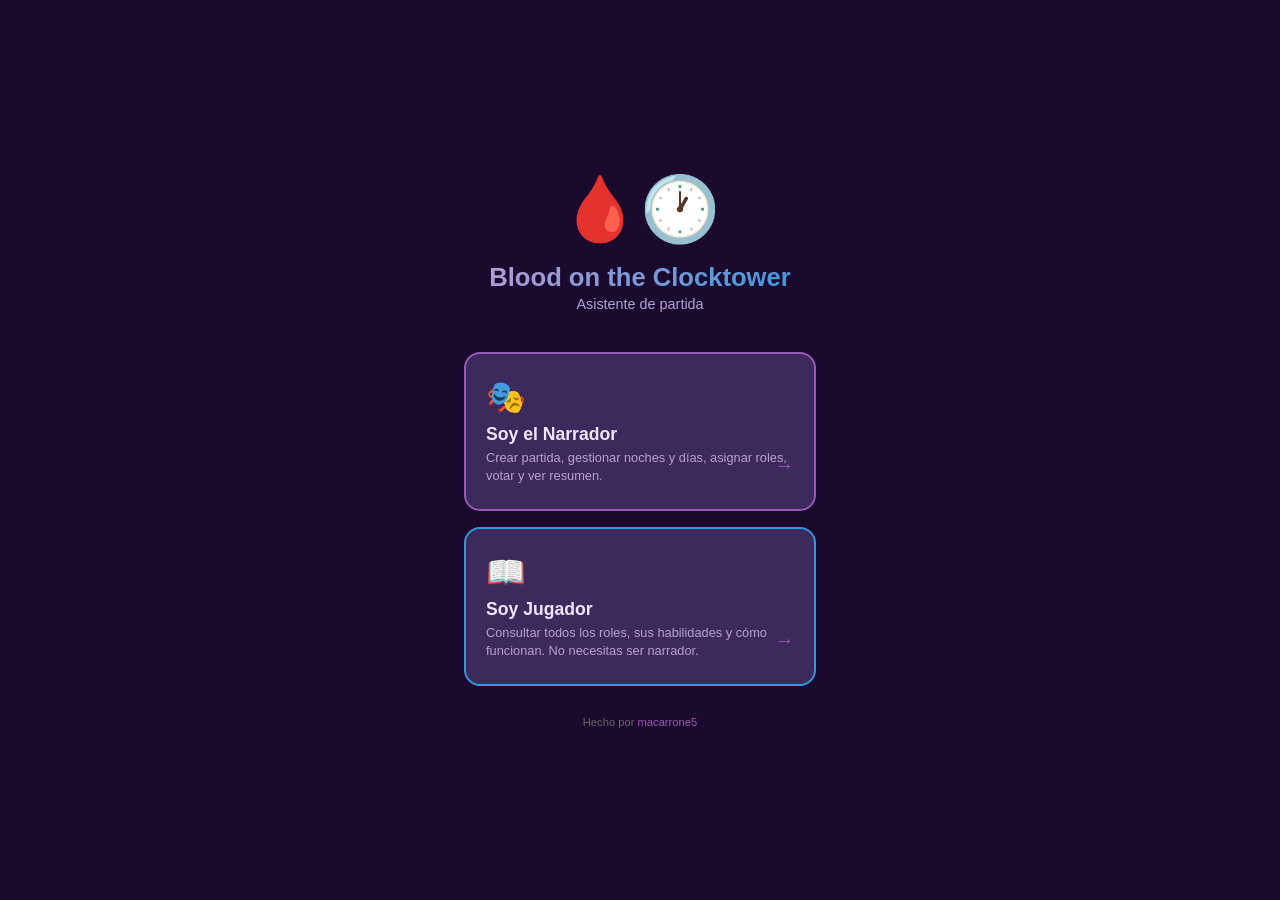
<file: index.html>
<!DOCTYPE html>
<html lang="es">
<head>
    <meta charset="UTF-8">
    <meta name="viewport" content="width=device-width, initial-scale=1.0, maximum-scale=1.0, user-scalable=no, viewport-fit=cover">
    <meta name="apple-mobile-web-app-capable" content="yes">
    <meta name="apple-mobile-web-app-status-bar-style" content="black-translucent">
    <meta name="mobile-web-app-capable" content="yes">
    <title>Blood on the Clocktower - Asistente</title>
    <link rel="icon" href="favicon.svg" type="image/svg+xml">
    <link rel="manifest" href="manifest.json">
    <meta name="theme-color" content="#1a0a2e">
    <style>
        * { margin: 0; padding: 0; box-sizing: border-box; }

        html, body {
            font-family: -apple-system, BlinkMacSystemFont, 'Segoe UI', sans-serif;
            background: #1a0a2e;
            color: #f0e6ff;
            min-height: 100vh;
            min-height: -webkit-fill-available;
            display: flex;
            align-items: center;
            justify-content: center;
            -webkit-text-size-adjust: 100%;
            -webkit-tap-highlight-color: transparent;
        }

        .landing {
            text-align: center;
            padding: 24px;
            max-width: 400px;
            width: 100%;
        }

        .logo {
            font-size: 4rem;
            margin-bottom: 16px;
        }

        h1 {
            font-size: 1.6rem;
            margin-bottom: 4px;
            background: linear-gradient(135deg, #c39bd3, #3498db);
            -webkit-background-clip: text;
            -webkit-text-fill-color: transparent;
            background-clip: text;
        }

        .subtitle {
            color: #b8a0d4;
            font-size: 0.9rem;
            margin-bottom: 40px;
        }

        .menu-card {
            display: block;
            text-decoration: none;
            background: #3d2a5c;
            border-radius: 16px;
            padding: 24px 20px;
            margin-bottom: 16px;
            border: 2px solid transparent;
            transition: all 0.2s;
            text-align: left;
        }

        .menu-card:active {
            transform: scale(0.97);
        }

        .menu-card.narrator {
            border-color: #9b59b6;
        }

        .menu-card.players {
            border-color: #3498db;
        }

        .menu-card .card-icon {
            font-size: 2rem;
            margin-bottom: 8px;
        }

        .menu-card h2 {
            font-size: 1.1rem;
            color: #f0e6ff;
            margin-bottom: 4px;
        }

        .menu-card p {
            font-size: 0.8rem;
            color: #b8a0d4;
            line-height: 1.4;
        }

        .menu-card .arrow {
            float: right;
            font-size: 1.2rem;
            margin-top: -30px;
            color: #9b59b6;
        }

        .footer {
            margin-top: 30px;
            font-size: 0.7rem;
            color: #666;
        }

        .footer a {
            color: #9b59b6;
            text-decoration: none;
        }
    </style>
</head>
<body>
    <div class="landing">
        <div class="logo">🩸🕐</div>
        <h1>Blood on the Clocktower</h1>
        <p class="subtitle">Asistente de partida</p>

        <a href="narrator.html" class="menu-card narrator">
            <div class="card-icon">🎭</div>
            <h2>Soy el Narrador</h2>
            <p>Crear partida, gestionar noches y días, asignar roles, votar y ver resumen.</p>
            <span class="arrow">→</span>
        </a>

        <a href="roles-guide.html" class="menu-card players">
            <div class="card-icon">📖</div>
            <h2>Soy Jugador</h2>
            <p>Consultar todos los roles, sus habilidades y cómo funcionan. No necesitas ser narrador.</p>
            <span class="arrow">→</span>
        </a>

        <p class="footer">
            Hecho por <a href="https://github.com/macarrone5">macarrone5</a>
        </p>
    </div>
</body>
</html>
</file>
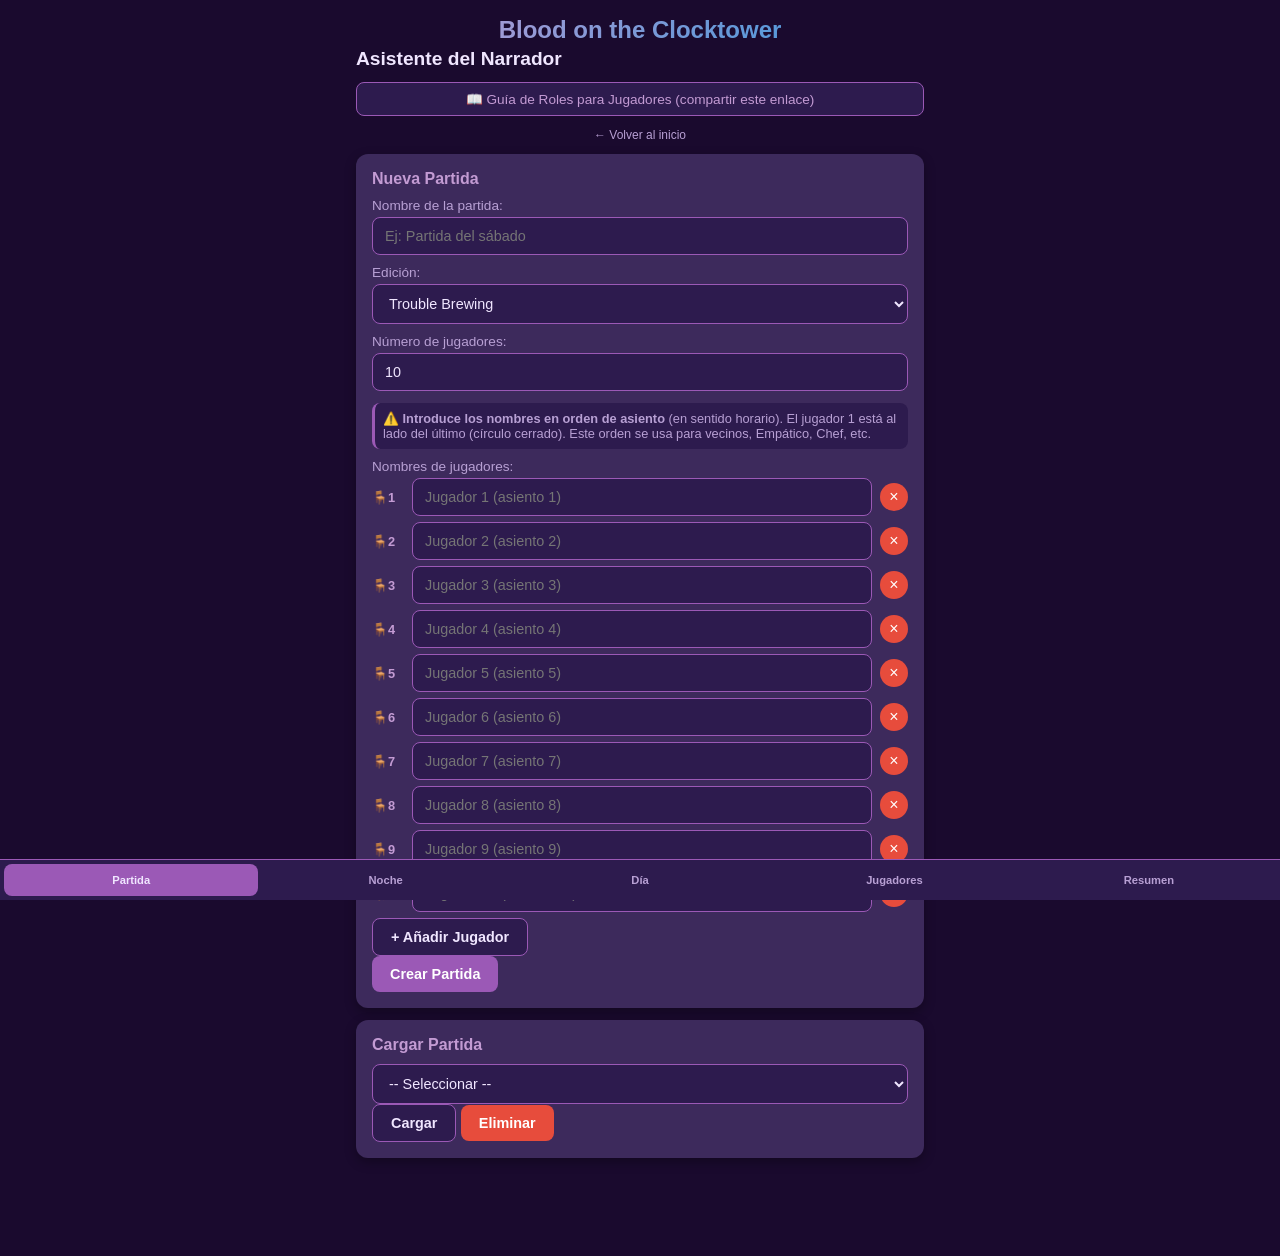
<file: narrator.html>
<!DOCTYPE html>
<html lang="es">
<head>
    <meta charset="UTF-8">
    <meta name="viewport" content="width=device-width, initial-scale=1.0, maximum-scale=1.0, user-scalable=no, viewport-fit=cover">
    <meta name="apple-mobile-web-app-capable" content="yes">
    <meta name="apple-mobile-web-app-status-bar-style" content="black-translucent">
    <meta name="mobile-web-app-capable" content="yes">
    <title>BotC Narrator Helper</title>
    <link rel="stylesheet" href="styles.css">
    <link rel="manifest" href="manifest.json">
    <meta name="theme-color" content="#1a0a2e">
    <link rel="icon" href="favicon.svg" type="image/svg+xml">
    <link rel="apple-touch-icon" href="favicon.svg">
</head>
<body>
    <div id="app">
        <nav id="main-nav">
            <button class="nav-btn active" data-tab="setup">Partida</button>
            <button class="nav-btn" data-tab="night">Noche</button>
            <button class="nav-btn" data-tab="day">Día</button>
            <button class="nav-btn" data-tab="players">Jugadores</button>
            <button class="nav-btn" data-tab="summary">Resumen</button>
        </nav>

        <!-- SETUP TAB -->
        <section id="tab-setup" class="tab-content active">
            <h1>Blood on the Clocktower</h1>
            <h2>Asistente del Narrador</h2>
            <a href="roles-guide.html" style="display:block;text-align:center;margin-bottom:12px;color:var(--accent-light);font-size:0.85rem;text-decoration:none;padding:8px;background:var(--bg-secondary);border-radius:8px;border:1px solid var(--accent);">📖 Guía de Roles para Jugadores (compartir este enlace)</a>
            <a href="index.html" style="display:block;text-align:center;margin-bottom:12px;color:var(--text-secondary);font-size:0.75rem;text-decoration:none;">← Volver al inicio</a>

            <div id="no-game-section">
                <div class="card">
                    <h3>Nueva Partida</h3>
                    <label>Nombre de la partida:</label>
                    <input type="text" id="game-name" placeholder="Ej: Partida del sábado">

                    <label>Edición:</label>
                    <select id="edition-select">
                        <option value="trouble_brewing">Trouble Brewing</option>
                        <option value="bad_moon_rising">Bad Moon Rising</option>
                        <option value="sects_and_violets">Sects & Violets</option>
                        <option value="custom">Personalizada</option>
                    </select>

                    <label>Número de jugadores:</label>
                    <input type="number" id="player-count" min="5" max="25" value="10">

                    <div id="player-names-section">
                        <p class="hint" style="margin-top:12px;padding:8px;background:var(--bg-secondary);border-radius:8px;border-left:3px solid var(--accent);">⚠️ <strong>Introduce los nombres en orden de asiento</strong> (en sentido horario). El jugador 1 está al lado del último (círculo cerrado). Este orden se usa para vecinos, Empático, Chef, etc.</p>
                        <label>Nombres de jugadores:</label>
                        <div id="player-names-list"></div>
                        <button class="btn btn-secondary" id="add-player-btn">+ Añadir Jugador</button>
                    </div>

                    <button class="btn btn-primary" id="create-game-btn">Crear Partida</button>
                </div>

                <div class="card" id="load-game-card">
                    <h3>Cargar Partida</h3>
                    <select id="saved-games-select">
                        <option value="">-- Seleccionar --</option>
                    </select>
                    <button class="btn btn-secondary" id="load-game-btn">Cargar</button>
                    <button class="btn btn-danger" id="delete-game-btn">Eliminar</button>
                </div>
            </div>

            <div id="game-active-section" class="hidden">
                <div class="card">
                    <h3 id="active-game-title"></h3>
                    <p id="active-game-info"></p>
                    <div class="btn-group">
                        <button class="btn btn-secondary" id="reassign-roles-btn">Reasignar Roles</button>
                        <button class="btn btn-secondary" id="save-game-btn">Guardar</button>
                        <button class="btn btn-danger" id="end-game-btn">Finalizar Partida</button>
                    </div>
                </div>

                <div class="card">
                    <h3>Roles Asignados</h3>
                    <div id="roles-assignment-list"></div>
                </div>

                <div class="card">
                    <h3>Grimorio</h3>
                    <div id="grimoire-grid"></div>
                </div>
            </div>
        </section>

        <!-- NIGHT TAB -->
        <section id="tab-night" class="tab-content">
            <div class="phase-header">
                <h2>Fase de Noche <span id="night-number-display">1</span></h2>
                <div class="btn-group">
                    <button class="btn btn-small" id="prev-night-btn">← Anterior</button>
                    <button class="btn btn-small btn-primary" id="next-night-btn">Siguiente →</button>
                </div>
            </div>

            <div class="card">
                <h3>Orden de Despertar</h3>
                <p class="hint">Toca cada rol cuando lo hayas resuelto</p>
                <div id="night-order-list"></div>
            </div>

            <div class="card">
                <h3>Eventos de esta Noche</h3>
                <div id="night-events-list"></div>
                <div class="event-input">
                    <select id="night-event-player">
                        <option value="">Jugador...</option>
                    </select>
                    <input type="text" id="night-event-desc" placeholder="Descripción del evento">
                    <button class="btn btn-small btn-primary" id="add-night-event-btn">+</button>
                </div>
            </div>

            <div class="card">
                <h3>Muertes esta Noche</h3>
                <div id="night-deaths-list"></div>
                <div class="event-input">
                    <select id="night-death-player">
                        <option value="">Jugador...</option>
                    </select>
                    <input type="text" id="night-death-cause" placeholder="Causa de muerte">
                    <button class="btn btn-small btn-danger" id="add-night-death-btn">☠</button>
                </div>
            </div>
        </section>

        <!-- DAY TAB -->
        <section id="tab-day" class="tab-content">
            <div class="phase-header">
                <h2>Fase de Día <span id="day-number-display">1</span></h2>
                <button class="btn btn-small btn-primary" id="advance-phase-btn">Pasar a Noche →</button>
            </div>

            <div class="card">
                <h3>Temporizador de Discusión</h3>
                <div class="timer-section">
                    <span id="timer-display">05:00</span>
                    <div class="btn-group">
                        <button class="btn btn-small" id="timer-minus">-1m</button>
                        <button class="btn btn-small btn-primary" id="timer-start">Iniciar</button>
                        <button class="btn btn-small btn-danger" id="timer-reset">Reset</button>
                        <button class="btn btn-small" id="timer-plus">+1m</button>
                    </div>
                </div>
            </div>

            <div class="card">
                <h3>Nominaciones</h3>
                <div id="nominations-list"></div>
                <div class="nomination-input">
                    <select id="nominator-select">
                        <option value="">Nominador...</option>
                    </select>
                    <span>nomina a</span>
                    <select id="nominated-select">
                        <option value="">Nominado...</option>
                    </select>
                    <button class="btn btn-small btn-primary" id="add-nomination-btn">Nominar</button>
                </div>
            </div>

            <div class="card" id="voting-card" class="hidden">
                <h3>Votación Activa: <span id="voting-target"></span></h3>
                <p class="hint">Votos necesarios: <span id="votes-needed"></span></p>
                <div id="voting-players-list"></div>
                <div class="vote-result">
                    <span>Total: <strong id="vote-count">0</strong></span>
                    <button class="btn btn-small btn-primary" id="resolve-vote-btn">Resolver</button>
                </div>
            </div>

            <div class="card">
                <h3>Ejecución del Pueblo</h3>
                <div id="execution-section">
                    <select id="execute-player-select">
                        <option value="">Nadie ejecutado</option>
                    </select>
                    <input type="text" id="execution-notes" placeholder="Notas (ej: usó su voto de muerto)">
                    <button class="btn btn-danger" id="execute-btn">Ejecutar</button>
                </div>
                <div id="today-execution"></div>
            </div>
        </section>

        <!-- PLAYERS TAB -->
        <section id="tab-players" class="tab-content">
            <h2>Estado de Jugadores</h2>
            <div id="players-detail-list"></div>
        </section>

        <!-- SUMMARY TAB -->
        <section id="tab-summary" class="tab-content">
            <h2>Resumen de la Partida</h2>
            <div class="card">
                <h3>Resultado</h3>
                <div class="btn-group">
                    <button class="btn btn-primary" id="win-good-btn">Victoria del Bien</button>
                    <button class="btn btn-danger" id="win-evil-btn">Victoria del Mal</button>
                </div>
                <p id="winner-display"></p>
            </div>

            <div class="card">
                <h3>Cronología</h3>
                <div id="timeline-list"></div>
            </div>

            <div class="card">
                <h3>Estadísticas</h3>
                <div id="stats-section"></div>
            </div>

            <div class="card">
                <h3>Exportar</h3>
                <button class="btn btn-secondary" id="export-text-btn">Copiar como Texto</button>
                <button class="btn btn-secondary" id="export-json-btn">Descargar JSON</button>
            </div>
        </section>
    </div>

    <!-- MODALS -->
    <div id="modal-overlay" class="hidden">
        <div id="modal-content">
            <button class="modal-close" id="modal-close-btn">×</button>
            <div id="modal-body"></div>
        </div>
    </div>

    <!-- ROLE CARD FULLSCREEN (to show players) -->
    <div id="role-card-fullscreen" class="hidden">
        <div class="role-card-inner">
            <div class="role-card-team" id="rc-team"></div>
            <div class="role-card-icon" id="rc-icon"></div>
            <h1 class="role-card-name" id="rc-name"></h1>
            <p class="role-card-ability" id="rc-ability"></p>
            <div class="role-card-reminder" id="rc-reminder"></div>
            <button class="btn btn-primary role-card-close" id="rc-close">Cerrar</button>
        </div>
    </div>

    <script src="roles.js"></script>
    <script src="app.js"></script>
</body>
</html>
</file>
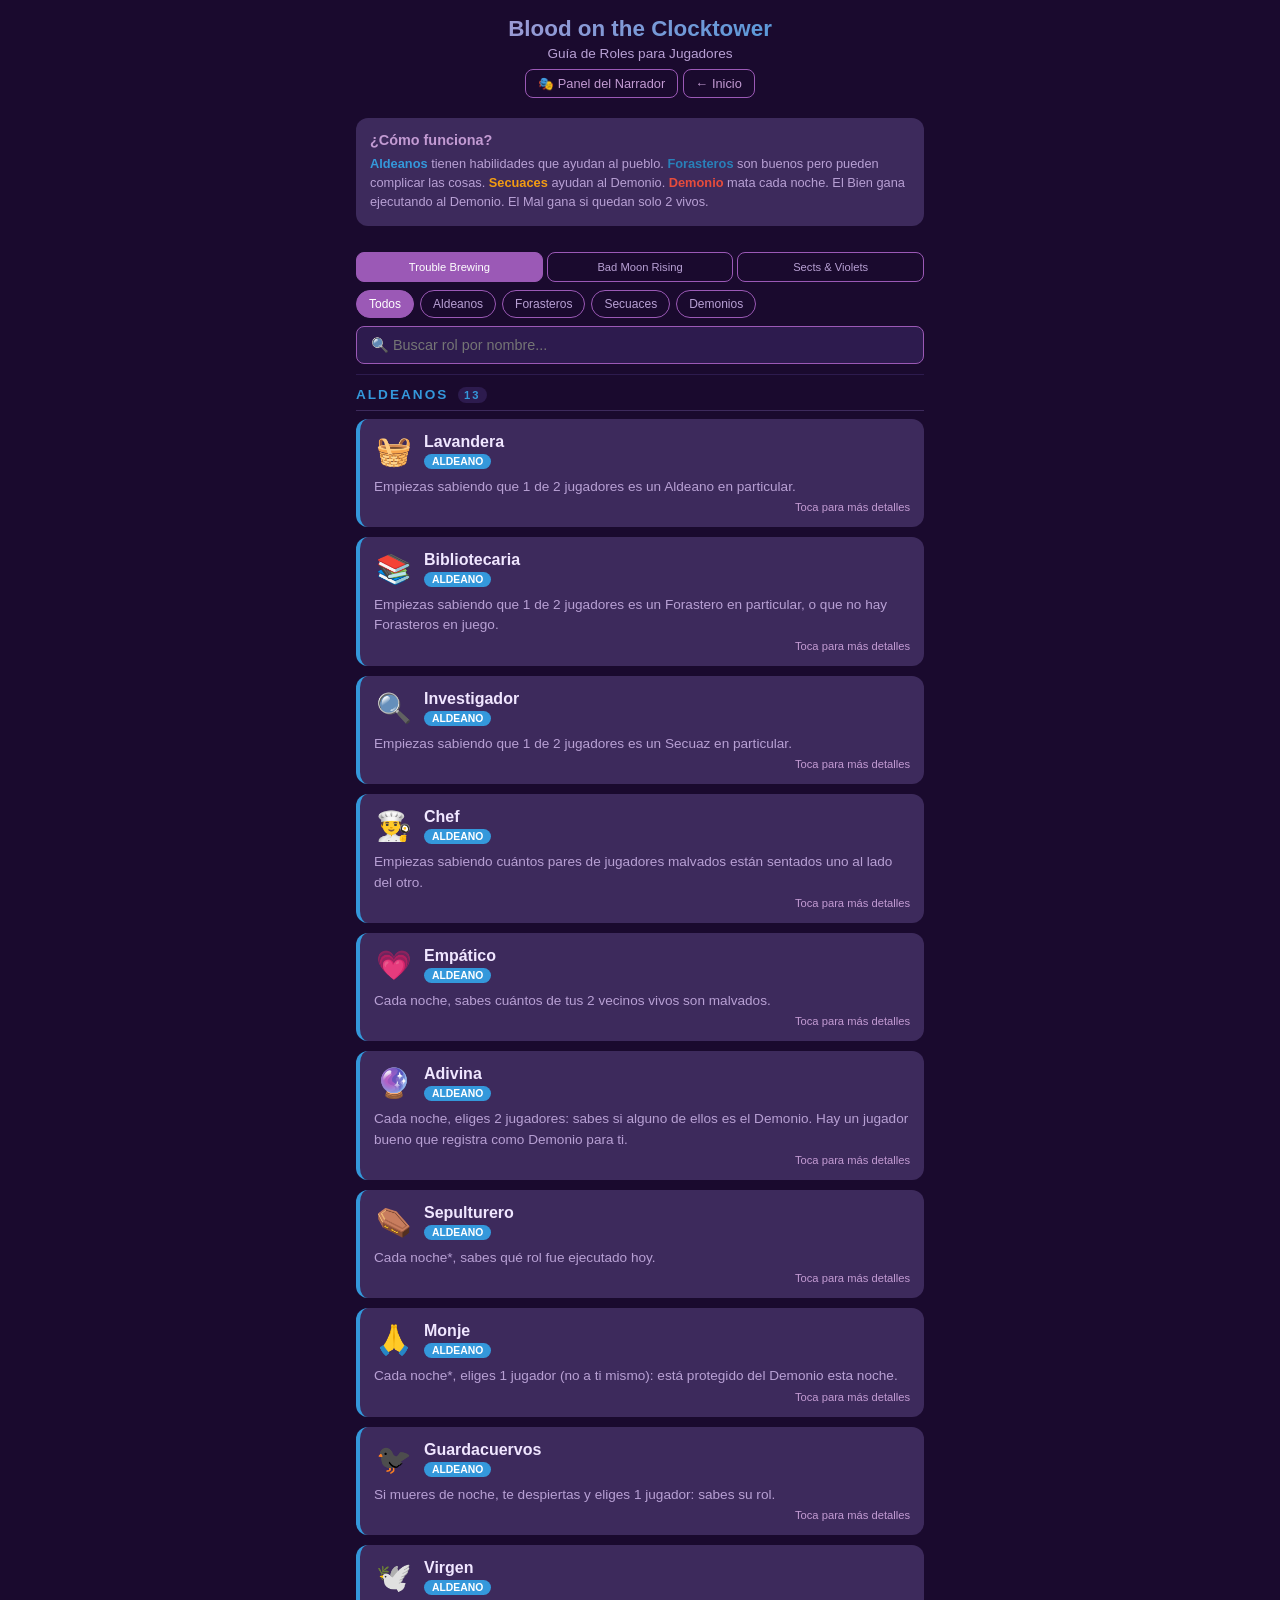
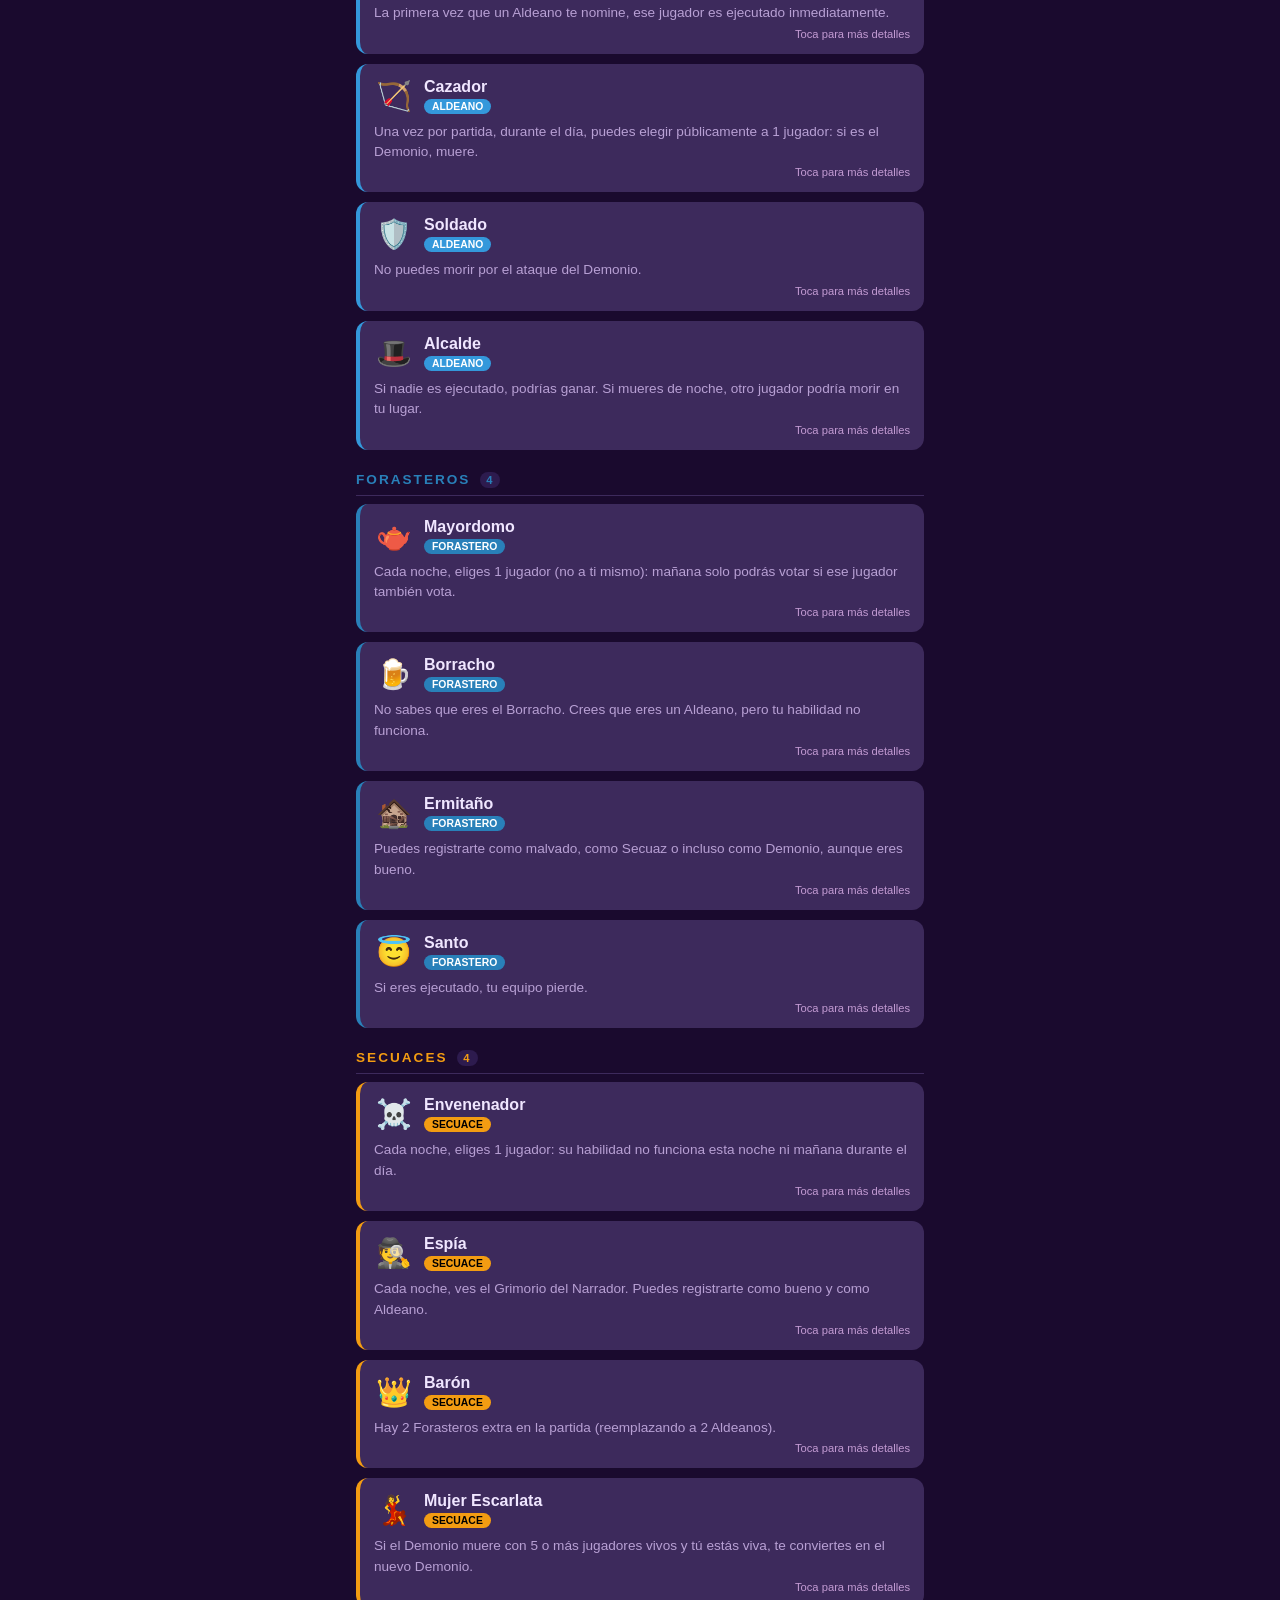
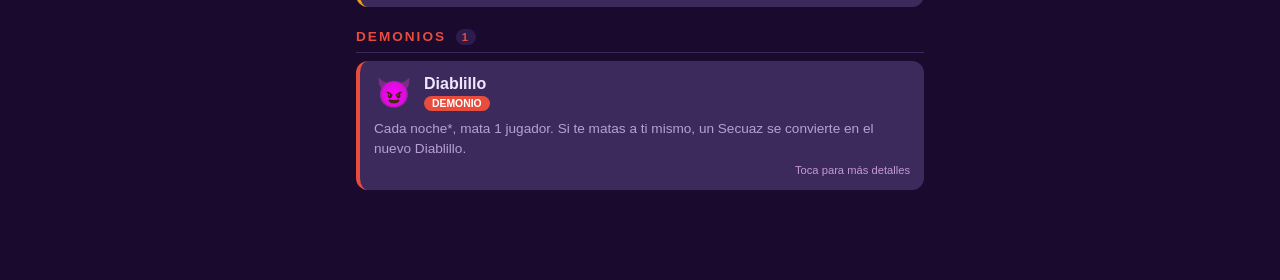
<file: roles-guide.html>
<!DOCTYPE html>
<html lang="es">
<head>
    <meta charset="UTF-8">
    <meta name="viewport" content="width=device-width, initial-scale=1.0, maximum-scale=1.0, user-scalable=no, viewport-fit=cover">
    <meta name="apple-mobile-web-app-capable" content="yes">
    <meta name="apple-mobile-web-app-status-bar-style" content="black-translucent">
    <title>BotC - Guía de Roles</title>
    <link rel="icon" href="favicon.svg" type="image/svg+xml">
    <style>
        * { margin: 0; padding: 0; box-sizing: border-box; }

        :root {
            --bg-primary: #1a0a2e;
            --bg-secondary: #2d1b4e;
            --bg-card: #3d2a5c;
            --text-primary: #f0e6ff;
            --text-secondary: #b8a0d4;
            --accent: #9b59b6;
            --accent-light: #c39bd3;
            --good: #3498db;
            --evil: #e74c3c;
            --radius: 12px;
        }

        html, body {
            font-family: -apple-system, BlinkMacSystemFont, 'Segoe UI', sans-serif;
            background: var(--bg-primary);
            color: var(--text-primary);
            min-height: 100vh;
            min-height: -webkit-fill-available;
            -webkit-text-size-adjust: 100%;
            -webkit-tap-highlight-color: transparent;
        }

        .container {
            max-width: 600px;
            margin: 0 auto;
            padding: 16px;
            padding-top: calc(16px + env(safe-area-inset-top, 0px));
            padding-bottom: calc(80px + env(safe-area-inset-bottom, 0px));
        }

        header {
            text-align: center;
            margin-bottom: 20px;
        }

        header h1 {
            font-size: 1.4rem;
            background: linear-gradient(135deg, var(--accent-light), var(--good));
            -webkit-background-clip: text;
            -webkit-text-fill-color: transparent;
            background-clip: text;
        }

        header p {
            font-size: 0.85rem;
            color: var(--text-secondary);
            margin-top: 4px;
        }

        .nav-link {
            display: inline-block;
            margin-top: 8px;
            color: var(--accent-light);
            text-decoration: none;
            font-size: 0.8rem;
            padding: 6px 12px;
            border: 1px solid var(--accent);
            border-radius: 8px;
        }

        /* Filters */
        .filters {
            position: sticky;
            top: 0;
            background: var(--bg-primary);
            padding: 10px 0;
            z-index: 100;
            border-bottom: 1px solid var(--bg-secondary);
        }

        .filter-row {
            display: flex;
            gap: 6px;
            margin-bottom: 8px;
            flex-wrap: wrap;
        }

        .filter-btn {
            padding: 6px 12px;
            border: 1px solid var(--accent);
            border-radius: 20px;
            background: none;
            color: var(--text-secondary);
            font-size: 0.75rem;
            cursor: pointer;
            transition: all 0.2s;
            white-space: nowrap;
        }

        .filter-btn.active {
            background: var(--accent);
            color: white;
            border-color: var(--accent);
        }

        .filter-btn.townsfolk.active { background: var(--good); border-color: var(--good); }
        .filter-btn.outsider.active { background: #2980b9; border-color: #2980b9; }
        .filter-btn.minion.active { background: #f39c12; border-color: #f39c12; color: black; }
        .filter-btn.demon.active { background: var(--evil); border-color: var(--evil); }

        .search-input {
            width: 100%;
            padding: 10px 14px;
            background: var(--bg-secondary);
            border: 1px solid var(--accent);
            border-radius: 8px;
            color: var(--text-primary);
            font-size: 0.9rem;
            outline: none;
        }

        .search-input:focus {
            border-color: var(--accent-light);
        }

        /* Edition tabs */
        .edition-tabs {
            display: flex;
            gap: 4px;
            margin-bottom: 8px;
        }

        .edition-tab {
            flex: 1;
            padding: 8px 4px;
            border: 1px solid var(--accent);
            border-radius: 8px;
            background: none;
            color: var(--text-secondary);
            font-size: 0.7rem;
            cursor: pointer;
            text-align: center;
            transition: all 0.2s;
        }

        .edition-tab.active {
            background: var(--accent);
            color: white;
        }

        /* Role cards */
        .role-section-title {
            font-size: 0.85rem;
            font-weight: bold;
            text-transform: uppercase;
            letter-spacing: 2px;
            padding: 12px 0 8px;
            border-bottom: 1px solid var(--bg-card);
            margin-bottom: 8px;
        }

        .role-section-title.townsfolk { color: var(--good); }
        .role-section-title.outsider { color: #2980b9; }
        .role-section-title.minion { color: #f39c12; }
        .role-section-title.demon { color: var(--evil); }

        .role-card {
            background: var(--bg-card);
            border-radius: var(--radius);
            padding: 14px;
            margin-bottom: 10px;
            border-left: 4px solid var(--good);
            cursor: pointer;
            transition: all 0.2s;
        }

        .role-card:active {
            transform: scale(0.98);
        }

        .role-card.outsider { border-left-color: #2980b9; }
        .role-card.minion { border-left-color: #f39c12; }
        .role-card.demon { border-left-color: var(--evil); }

        .role-card-header {
            display: flex;
            align-items: center;
            gap: 10px;
            margin-bottom: 8px;
        }

        .role-icon {
            font-size: 1.8rem;
            min-width: 40px;
            text-align: center;
        }

        .role-info h3 {
            font-size: 1rem;
            color: var(--text-primary);
        }

        .role-info .role-type-badge {
            font-size: 0.65rem;
            padding: 2px 8px;
            border-radius: 10px;
            text-transform: uppercase;
            font-weight: bold;
            display: inline-block;
            margin-top: 2px;
        }

        .role-type-badge.townsfolk { background: var(--good); color: white; }
        .role-type-badge.outsider { background: #2980b9; color: white; }
        .role-type-badge.minion { background: #f39c12; color: black; }
        .role-type-badge.demon { background: var(--evil); color: white; }

        .role-ability {
            font-size: 0.85rem;
            color: var(--text-secondary);
            line-height: 1.5;
        }

        .role-detail {
            display: none;
            margin-top: 10px;
            padding-top: 10px;
            border-top: 1px solid var(--bg-secondary);
            font-size: 0.85rem;
            color: var(--text-primary);
            line-height: 1.6;
        }

        .role-card.expanded .role-detail {
            display: block;
        }

        .role-card.expanded {
            background: var(--bg-secondary);
        }

        .expand-hint {
            font-size: 0.7rem;
            color: var(--accent-light);
            text-align: right;
            margin-top: 4px;
        }

        /* Fullscreen role view */
        .role-fullscreen {
            position: fixed;
            top: 0; left: 0; right: 0; bottom: 0;
            background: #0a0014;
            z-index: 9999;
            display: none;
            flex-direction: column;
            align-items: center;
            justify-content: center;
            padding: 24px;
            text-align: center;
        }

        .role-fullscreen.visible {
            display: flex;
        }

        .role-fullscreen .fs-team {
            font-size: 0.9rem;
            font-weight: bold;
            text-transform: uppercase;
            letter-spacing: 3px;
            padding: 6px 20px;
            border-radius: 20px;
            margin-bottom: 20px;
        }

        .fs-team.townsfolk { background: var(--good); color: white; }
        .fs-team.outsider { background: #2980b9; color: white; }
        .fs-team.minion { background: #f39c12; color: black; }
        .fs-team.demon { background: var(--evil); color: white; }

        .role-fullscreen .fs-icon {
            font-size: 4rem;
            margin-bottom: 16px;
        }

        .role-fullscreen .fs-name {
            font-size: 1.8rem;
            font-weight: bold;
            margin-bottom: 16px;
        }

        .role-fullscreen .fs-ability {
            font-size: 1rem;
            line-height: 1.6;
            color: var(--text-secondary);
            padding: 16px;
            background: var(--bg-card);
            border-radius: var(--radius);
            border: 1px solid var(--accent);
            max-width: 400px;
        }

        .role-fullscreen .fs-close {
            margin-top: 24px;
            padding: 12px 32px;
            background: var(--accent);
            color: white;
            border: none;
            border-radius: 8px;
            font-size: 1rem;
            font-weight: bold;
            cursor: pointer;
        }

        /* Team summary */
        .team-summary {
            background: var(--bg-card);
            border-radius: var(--radius);
            padding: 14px;
            margin-bottom: 16px;
        }

        .team-summary h3 {
            font-size: 0.9rem;
            margin-bottom: 6px;
            color: var(--accent-light);
        }

        .team-summary p {
            font-size: 0.8rem;
            color: var(--text-secondary);
            line-height: 1.5;
        }

        /* No results */
        .no-results {
            text-align: center;
            padding: 40px 20px;
            color: var(--text-secondary);
        }

        /* Count badge */
        .count-badge {
            font-size: 0.7rem;
            background: var(--bg-secondary);
            padding: 2px 6px;
            border-radius: 8px;
            margin-left: 4px;
        }
    </style>
</head>
<body>
    <div class="container">
        <header>
            <h1>Blood on the Clocktower</h1>
            <p>Guía de Roles para Jugadores</p>
            <a href="narrator.html" class="nav-link">🎭 Panel del Narrador</a>
            <a href="index.html" class="nav-link">← Inicio</a>
        </header>

        <div class="team-summary">
            <h3>¿Cómo funciona?</h3>
            <p>
                <strong style="color:var(--good)">Aldeanos</strong> tienen habilidades que ayudan al pueblo.
                <strong style="color:#2980b9">Forasteros</strong> son buenos pero pueden complicar las cosas.
                <strong style="color:#f39c12">Secuaces</strong> ayudan al Demonio.
                <strong style="color:var(--evil)">Demonio</strong> mata cada noche.
                El Bien gana ejecutando al Demonio. El Mal gana si quedan solo 2 vivos.
            </p>
        </div>

        <div class="filters">
            <div class="edition-tabs">
                <button class="edition-tab active" data-edition="trouble_brewing">Trouble Brewing</button>
                <button class="edition-tab" data-edition="bad_moon_rising">Bad Moon Rising</button>
                <button class="edition-tab" data-edition="sects_and_violets">Sects & Violets</button>
            </div>
            <div class="filter-row">
                <button class="filter-btn active" data-type="all">Todos</button>
                <button class="filter-btn townsfolk" data-type="townsfolk">Aldeanos</button>
                <button class="filter-btn outsider" data-type="outsider">Forasteros</button>
                <button class="filter-btn minion" data-type="minion">Secuaces</button>
                <button class="filter-btn demon" data-type="demon">Demonios</button>
            </div>
            <input type="text" class="search-input" id="search-roles" placeholder="🔍 Buscar rol por nombre...">
        </div>

        <div id="roles-list"></div>
    </div>

    <!-- Fullscreen role view -->
    <div class="role-fullscreen" id="role-fullscreen">
        <span class="fs-team" id="fs-team"></span>
        <span class="fs-icon" id="fs-icon"></span>
        <span class="fs-name" id="fs-name"></span>
        <p class="fs-ability" id="fs-ability"></p>
        <button class="fs-close" id="fs-close">Cerrar</button>
    </div>

    <script src="roles.js"></script>
    <script>
        // State
        let currentEdition = 'trouble_brewing';
        let currentType = 'all';
        let searchQuery = '';

        // Edition tabs
        document.querySelectorAll('.edition-tab').forEach(tab => {
            tab.addEventListener('click', () => {
                document.querySelectorAll('.edition-tab').forEach(t => t.classList.remove('active'));
                tab.classList.add('active');
                currentEdition = tab.dataset.edition;
                renderRoles();
            });
        });

        // Type filters
        document.querySelectorAll('.filter-btn').forEach(btn => {
            btn.addEventListener('click', () => {
                document.querySelectorAll('.filter-btn').forEach(b => b.classList.remove('active'));
                btn.classList.add('active');
                currentType = btn.dataset.type;
                renderRoles();
            });
        });

        // Search
        document.getElementById('search-roles').addEventListener('input', (e) => {
            searchQuery = e.target.value.toLowerCase().trim();
            renderRoles();
        });

        // Render
        function renderRoles() {
            const list = document.getElementById('roles-list');
            list.innerHTML = '';

            const edition = EDITIONS[currentEdition];
            if (!edition) return;

            const types = currentType === 'all'
                ? ['townsfolk', 'outsider', 'minion', 'demon']
                : [currentType];

            const typeNames = {
                townsfolk: 'Aldeanos',
                outsider: 'Forasteros',
                minion: 'Secuaces',
                demon: 'Demonios'
            };

            let totalResults = 0;

            types.forEach(type => {
                const roles = edition.roles[type] || [];
                const filtered = roles.filter(r => {
                    if (!searchQuery) return true;
                    return r.name.toLowerCase().includes(searchQuery) ||
                           r.ability.toLowerCase().includes(searchQuery) ||
                           r.id.toLowerCase().includes(searchQuery);
                });

                if (filtered.length === 0) return;
                totalResults += filtered.length;

                // Section title
                const title = document.createElement('div');
                title.className = `role-section-title ${type}`;
                title.innerHTML = `${typeNames[type]} <span class="count-badge">${filtered.length}</span>`;
                list.appendChild(title);

                // Role cards
                filtered.forEach(role => {
                    const card = document.createElement('div');
                    card.className = `role-card ${type}`;
                    card.innerHTML = `
                        <div class="role-card-header">
                            <span class="role-icon">${role.icon || '🎭'}</span>
                            <div class="role-info">
                                <h3>${role.name}</h3>
                                <span class="role-type-badge ${type}">${typeNames[type].slice(0, -1)}</span>
                            </div>
                        </div>
                        <p class="role-ability">${role.ability}</p>
                        <div class="role-detail">${role.abilityFull || role.ability}</div>
                        <p class="expand-hint">Toca para más detalles</p>
                    `;

                    card.addEventListener('click', () => {
                        // Toggle expand
                        const wasExpanded = card.classList.contains('expanded');
                        document.querySelectorAll('.role-card.expanded').forEach(c => c.classList.remove('expanded'));
                        if (!wasExpanded) card.classList.add('expanded');
                    });

                    // Long press for fullscreen
                    let pressTimer;
                    card.addEventListener('touchstart', (e) => {
                        pressTimer = setTimeout(() => {
                            showFullscreen(role, type);
                        }, 500);
                    });
                    card.addEventListener('touchend', () => clearTimeout(pressTimer));
                    card.addEventListener('touchmove', () => clearTimeout(pressTimer));

                    list.appendChild(card);
                });
            });

            if (totalResults === 0) {
                list.innerHTML = '<div class="no-results"><p>No se encontraron roles</p></div>';
            }
        }

        // Fullscreen view
        function showFullscreen(role, type) {
            const typeNames = { townsfolk: 'Aldeano', outsider: 'Forastero', minion: 'Secuaz', demon: 'Demonio' };
            const fs = document.getElementById('role-fullscreen');
            document.getElementById('fs-team').textContent = typeNames[type];
            document.getElementById('fs-team').className = `fs-team ${type}`;
            document.getElementById('fs-icon').textContent = role.icon || '🎭';
            document.getElementById('fs-name').textContent = role.name;
            document.getElementById('fs-ability').textContent = role.abilityFull || role.ability;
            fs.classList.add('visible');
        }

        document.getElementById('fs-close').addEventListener('click', () => {
            document.getElementById('role-fullscreen').classList.remove('visible');
        });

        document.getElementById('role-fullscreen').addEventListener('click', (e) => {
            if (e.target === document.getElementById('role-fullscreen')) {
                document.getElementById('role-fullscreen').classList.remove('visible');
            }
        });

        // Initial render
        renderRoles();
    </script>
</body>
</html>
</file>
<file: styles.css>
* {
    margin: 0;
    padding: 0;
    box-sizing: border-box;
}

:root {
    --bg-primary: #1a0a2e;
    --bg-secondary: #2d1b4e;
    --bg-card: #3d2a5c;
    --text-primary: #f0e6ff;
    --text-secondary: #b8a0d4;
    --accent: #9b59b6;
    --accent-light: #c39bd3;
    --good: #3498db;
    --evil: #e74c3c;
    --dead: #666;
    --success: #2ecc71;
    --warning: #f39c12;
    --danger: #e74c3c;
    --radius: 12px;
    --shadow: 0 4px 12px rgba(0,0,0,0.3);
}

html, body {
    font-family: -apple-system, BlinkMacSystemFont, 'Segoe UI', sans-serif;
    background: var(--bg-primary);
    color: var(--text-primary);
    min-height: 100vh;
    min-height: -webkit-fill-available;
    overflow-x: hidden;
    -webkit-tap-highlight-color: transparent;
    -webkit-text-size-adjust: 100%;
}

#app {
    max-width: 600px;
    margin: 0 auto;
    padding-bottom: calc(70px + env(safe-area-inset-bottom, 0px));
    padding-top: env(safe-area-inset-top, 0px);
}

/* Navigation */
#main-nav {
    position: fixed;
    bottom: 0;
    left: 0;
    right: 0;
    display: flex;
    background: var(--bg-secondary);
    border-top: 1px solid var(--accent);
    z-index: 1000;
    padding: 4px;
    padding-bottom: calc(4px + env(safe-area-inset-bottom, 0px));
}

.nav-btn {
    flex: 1;
    padding: 10px 4px;
    background: none;
    border: none;
    color: var(--text-secondary);
    font-size: 0.7rem;
    font-weight: 600;
    cursor: pointer;
    border-radius: 8px;
    transition: all 0.2s;
}

.nav-btn.active {
    color: var(--text-primary);
    background: var(--accent);
}

/* Tabs */
.tab-content {
    display: none;
    padding: 16px;
    animation: fadeIn 0.3s;
}

.tab-content.active {
    display: block;
}

@keyframes fadeIn {
    from { opacity: 0; transform: translateY(10px); }
    to { opacity: 1; transform: translateY(0); }
}

/* Typography */
h1 {
    font-size: 1.5rem;
    text-align: center;
    margin-bottom: 4px;
    background: linear-gradient(135deg, var(--accent-light), var(--good));
    -webkit-background-clip: text;
    -webkit-text-fill-color: transparent;
    background-clip: text;
}

h2 {
    font-size: 1.2rem;
    margin-bottom: 12px;
    color: var(--text-primary);
}

h3 {
    font-size: 1rem;
    margin-bottom: 10px;
    color: var(--accent-light);
}

/* Cards */
.card {
    background: var(--bg-card);
    border-radius: var(--radius);
    padding: 16px;
    margin-bottom: 12px;
    box-shadow: var(--shadow);
}

/* Buttons */
.btn {
    padding: 10px 18px;
    border: none;
    border-radius: 8px;
    font-size: 0.9rem;
    font-weight: 600;
    cursor: pointer;
    transition: all 0.2s;
    display: inline-block;
}

.btn-primary {
    background: var(--accent);
    color: white;
}

.btn-primary:hover {
    background: var(--accent-light);
}

.btn-secondary {
    background: var(--bg-secondary);
    color: var(--text-primary);
    border: 1px solid var(--accent);
}

.btn-danger {
    background: var(--danger);
    color: white;
}

.btn-small {
    padding: 6px 12px;
    font-size: 0.8rem;
}

.btn-group {
    display: flex;
    gap: 8px;
    flex-wrap: wrap;
    margin-top: 8px;
}

/* Forms */
label {
    display: block;
    font-size: 0.85rem;
    color: var(--text-secondary);
    margin-bottom: 4px;
    margin-top: 10px;
}

input, select, textarea {
    width: 100%;
    padding: 10px 12px;
    background: var(--bg-secondary);
    border: 1px solid var(--accent);
    border-radius: 8px;
    color: var(--text-primary);
    font-size: 0.9rem;
    outline: none;
    transition: border-color 0.2s;
}

input:focus, select:focus, textarea:focus {
    border-color: var(--accent-light);
}

textarea {
    resize: vertical;
    min-height: 60px;
}

/* Player name inputs */
.player-name-input {
    display: flex;
    align-items: center;
    gap: 8px;
    margin-bottom: 6px;
}

.player-name-input input {
    flex: 1;
}

.player-name-input .remove-player {
    background: var(--danger);
    color: white;
    border: none;
    border-radius: 50%;
    width: 28px;
    height: 28px;
    cursor: pointer;
    font-size: 1rem;
    line-height: 1;
}

/* Night order */
.night-order-item {
    display: flex;
    align-items: center;
    padding: 10px 12px;
    background: var(--bg-secondary);
    border-radius: 8px;
    margin-bottom: 6px;
    cursor: pointer;
    transition: all 0.2s;
    border-left: 4px solid var(--accent);
}

.night-order-item.done {
    opacity: 0.5;
    border-left-color: var(--success);
    text-decoration: line-through;
}

.night-order-item .order-num {
    font-weight: bold;
    margin-right: 10px;
    color: var(--accent-light);
    min-width: 24px;
}

.night-order-item .role-name {
    flex: 1;
    font-weight: 600;
}

.night-order-item .player-name {
    font-size: 0.8rem;
    color: var(--text-secondary);
}

.night-order-item.first-night {
    border-left-color: var(--warning);
}

/* Role badges */
.role-badge {
    display: inline-block;
    padding: 2px 8px;
    border-radius: 12px;
    font-size: 0.7rem;
    font-weight: bold;
    text-transform: uppercase;
}

.role-badge.townsfolk { background: var(--good); color: white; }
.role-badge.outsider { background: #2980b9; color: white; }
.role-badge.minion { background: var(--warning); color: black; }
.role-badge.demon { background: var(--evil); color: white; }

/* Player cards */
.player-card {
    background: var(--bg-secondary);
    border-radius: var(--radius);
    padding: 12px;
    margin-bottom: 8px;
    border-left: 4px solid var(--good);
    transition: all 0.2s;
}

.player-card.evil {
    border-left-color: var(--evil);
}

.player-card.dead {
    opacity: 0.6;
    border-left-color: var(--dead);
}

.player-card-header {
    display: flex;
    justify-content: space-between;
    align-items: center;
    margin-bottom: 6px;
}

.player-card-name {
    font-weight: bold;
    font-size: 1rem;
}

.player-card-role {
    font-size: 0.8rem;
    color: var(--text-secondary);
}

.player-statuses {
    display: flex;
    gap: 4px;
    flex-wrap: wrap;
    margin-top: 6px;
}

.status-tag {
    font-size: 0.7rem;
    padding: 2px 8px;
    border-radius: 10px;
    cursor: pointer;
    border: 1px solid;
}

.status-tag.active {
    font-weight: bold;
}

.status-tag.poisoned { border-color: #27ae60; color: #27ae60; }
.status-tag.poisoned.active { background: #27ae60; color: white; }
.status-tag.drunk { border-color: #f39c12; color: #f39c12; }
.status-tag.drunk.active { background: #f39c12; color: black; }
.status-tag.protected { border-color: #3498db; color: #3498db; }
.status-tag.protected.active { background: #3498db; color: white; }
.status-tag.dead { border-color: #e74c3c; color: #e74c3c; }
.status-tag.dead.active { background: #e74c3c; color: white; }
.status-tag.no-ability { border-color: #95a5a6; color: #95a5a6; }
.status-tag.no-ability.active { background: #95a5a6; color: white; }
.status-tag.used-vote { border-color: #8e44ad; color: #8e44ad; }
.status-tag.used-vote.active { background: #8e44ad; color: white; }

/* Player notes */
.player-notes {
    margin-top: 8px;
}

.player-notes textarea {
    font-size: 0.8rem;
    min-height: 40px;
    padding: 8px;
}

/* Nominations */
.nomination-item {
    display: flex;
    align-items: center;
    justify-content: space-between;
    padding: 8px 12px;
    background: var(--bg-card);
    border-radius: 8px;
    margin-bottom: 6px;
}

.nomination-input {
    display: flex;
    align-items: center;
    gap: 6px;
    flex-wrap: wrap;
    margin-top: 10px;
}

.nomination-input select {
    width: auto;
    flex: 1;
    min-width: 100px;
}

.nomination-input span {
    font-size: 0.8rem;
    color: var(--text-secondary);
}

/* Voting */
.vote-player-item {
    display: flex;
    align-items: center;
    justify-content: space-between;
    padding: 8px 12px;
    background: var(--bg-card);
    border-radius: 8px;
    margin-bottom: 4px;
    cursor: pointer;
}

.vote-player-item.voted {
    background: var(--accent);
}

.vote-player-item.dead-voter {
    opacity: 0.7;
    font-style: italic;
}

.vote-result {
    display: flex;
    align-items: center;
    justify-content: space-between;
    margin-top: 10px;
    padding-top: 10px;
    border-top: 1px solid var(--accent);
}

/* Timer */
.timer-section {
    text-align: center;
}

#timer-display {
    font-size: 2.5rem;
    font-weight: bold;
    display: block;
    margin-bottom: 10px;
    font-variant-numeric: tabular-nums;
}

#timer-display.warning {
    color: var(--warning);
}

#timer-display.danger {
    color: var(--danger);
    animation: pulse 1s infinite;
}

@keyframes pulse {
    0%, 100% { opacity: 1; }
    50% { opacity: 0.5; }
}

/* Events */
.event-item {
    display: flex;
    align-items: center;
    gap: 8px;
    padding: 8px;
    background: var(--bg-secondary);
    border-radius: 8px;
    margin-bottom: 4px;
    font-size: 0.85rem;
}

.event-item .event-delete {
    background: none;
    border: none;
    color: var(--danger);
    cursor: pointer;
    font-size: 1.1rem;
}

.event-input {
    display: flex;
    gap: 6px;
    margin-top: 8px;
    align-items: center;
}

.event-input select {
    width: auto;
    min-width: 100px;
}

.event-input input {
    flex: 1;
}

/* Death marker */
.death-item {
    display: flex;
    align-items: center;
    gap: 8px;
    padding: 8px 12px;
    background: rgba(231, 76, 60, 0.15);
    border: 1px solid var(--danger);
    border-radius: 8px;
    margin-bottom: 4px;
}

.death-item .skull {
    font-size: 1.2rem;
}

/* Grimoire */
#grimoire-grid {
    display: grid;
    grid-template-columns: repeat(auto-fill, minmax(80px, 1fr));
    gap: 8px;
}

.grimoire-token {
    text-align: center;
    padding: 8px 4px;
    background: var(--bg-secondary);
    border-radius: var(--radius);
    border: 2px solid transparent;
    cursor: pointer;
    transition: all 0.2s;
}

.grimoire-token.good {
    border-color: var(--good);
}

.grimoire-token.evil {
    border-color: var(--evil);
}

.grimoire-token.dead {
    opacity: 0.4;
}

.grimoire-token .token-seat {
    font-size: 0.65rem;
    font-weight: bold;
    color: var(--accent-light);
    margin-bottom: 2px;
}

.grimoire-token .token-name {
    font-size: 0.7rem;
    font-weight: bold;
    margin-bottom: 2px;
    white-space: nowrap;
    overflow: hidden;
    text-overflow: ellipsis;
}

.grimoire-token .token-role {
    font-size: 0.6rem;
    color: var(--text-secondary);
}

/* Timeline */
.timeline-entry {
    padding: 8px 12px;
    border-left: 3px solid var(--accent);
    margin-bottom: 8px;
    margin-left: 8px;
}

.timeline-entry.night {
    border-left-color: #2c3e50;
}

.timeline-entry.day {
    border-left-color: var(--warning);
}

.timeline-entry .timeline-phase {
    font-size: 0.7rem;
    font-weight: bold;
    text-transform: uppercase;
    color: var(--text-secondary);
}

.timeline-entry .timeline-text {
    font-size: 0.85rem;
    margin-top: 2px;
}

/* Roles assignment */
.role-assignment-item {
    display: flex;
    justify-content: space-between;
    align-items: center;
    padding: 8px 12px;
    background: var(--bg-secondary);
    border-radius: 8px;
    margin-bottom: 4px;
}

.role-assignment-item .ra-player {
    font-weight: bold;
}

.role-assignment-item .ra-role {
    font-size: 0.85rem;
}

/* Phase header */
.phase-header {
    display: flex;
    justify-content: space-between;
    align-items: center;
    margin-bottom: 12px;
}

/* Modal */
#modal-overlay {
    position: fixed;
    top: 0;
    left: 0;
    right: 0;
    bottom: 0;
    background: rgba(0,0,0,0.8);
    display: flex;
    align-items: center;
    justify-content: center;
    z-index: 2000;
    padding: 20px;
}

#modal-overlay.hidden {
    display: none;
}

#modal-content {
    background: var(--bg-card);
    border-radius: var(--radius);
    padding: 20px;
    width: 100%;
    max-width: 500px;
    max-height: 80vh;
    overflow-y: auto;
    position: relative;
}

.modal-close {
    position: absolute;
    top: 10px;
    right: 14px;
    background: none;
    border: none;
    color: var(--text-primary);
    font-size: 1.5rem;
    cursor: pointer;
}

/* Hint text */
.hint {
    font-size: 0.8rem;
    color: var(--text-secondary);
    margin-bottom: 8px;
}

/* Hidden utility */
.hidden {
    display: none !important;
}

/* Stats */
#stats-section .stat-row {
    display: flex;
    justify-content: space-between;
    padding: 6px 0;
    border-bottom: 1px solid var(--bg-secondary);
}

/* Scrollbar */
::-webkit-scrollbar {
    width: 6px;
}

::-webkit-scrollbar-track {
    background: var(--bg-primary);
}

::-webkit-scrollbar-thumb {
    background: var(--accent);
    border-radius: 3px;
}

/* Role Card Fullscreen */
#role-card-fullscreen {
    position: fixed;
    top: 0;
    left: 0;
    right: 0;
    bottom: 0;
    background: #0a0014;
    z-index: 9999;
    display: flex;
    align-items: center;
    justify-content: center;
    padding: 20px;
}

#role-card-fullscreen.hidden {
    display: none !important;
}

.role-card-inner {
    text-align: center;
    max-width: 400px;
    width: 100%;
}

.role-card-team {
    font-size: 0.9rem;
    font-weight: bold;
    text-transform: uppercase;
    letter-spacing: 3px;
    margin-bottom: 20px;
    padding: 6px 16px;
    border-radius: 20px;
    display: inline-block;
}

.role-card-team.townsfolk {
    background: var(--good);
    color: white;
}

.role-card-team.outsider {
    background: #2980b9;
    color: white;
}

.role-card-team.minion {
    background: var(--warning);
    color: black;
}

.role-card-team.demon {
    background: var(--evil);
    color: white;
}

.role-card-icon {
    font-size: 5rem;
    margin: 20px 0;
}

.role-card-name {
    font-size: 2rem;
    margin-bottom: 16px;
    color: var(--text-primary);
    background: none;
    -webkit-text-fill-color: var(--text-primary);
}

.role-card-ability {
    font-size: 1.1rem;
    line-height: 1.6;
    color: var(--text-secondary);
    margin-bottom: 24px;
    padding: 16px;
    background: var(--bg-card);
    border-radius: var(--radius);
    border: 1px solid var(--accent);
}

.role-card-reminder {
    font-size: 0.85rem;
    color: var(--text-secondary);
    font-style: italic;
    margin-bottom: 30px;
}

.role-card-close {
    padding: 14px 40px;
    font-size: 1rem;
}

/* Show Role Button in Grimoire */
.show-role-btn {
    background: var(--accent);
    color: white;
    border: none;
    border-radius: 6px;
    padding: 4px 8px;
    font-size: 0.65rem;
    cursor: pointer;
    margin-top: 4px;
}

/* Responsive */
@media (max-width: 380px) {
    .nav-btn {
        font-size: 0.65rem;
        padding: 8px 2px;
    }

    .btn {
        padding: 8px 12px;
        font-size: 0.8rem;
    }
}
</file>
